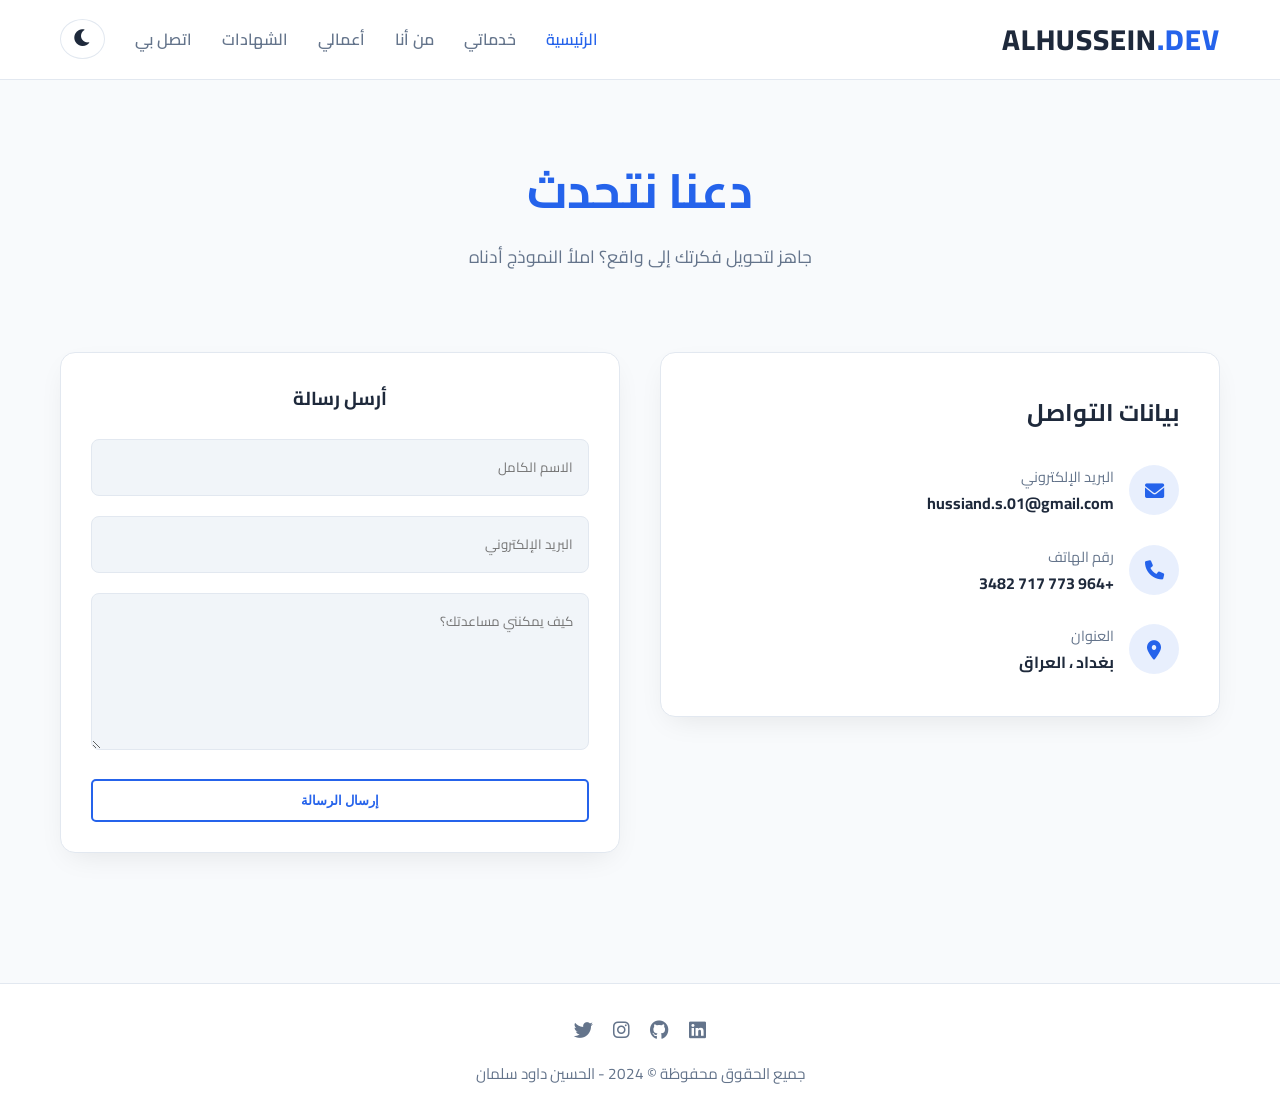
<file: contact.html>
<!DOCTYPE html>
<html lang="ar" dir="rtl">
<head>
    <meta charset="UTF-8">
    <meta name="viewport" content="width=device-width, initial-scale=1.0">
    <title>تواصل معي | الحسين داود سلمان</title>
    <link rel="stylesheet" href="css/style.css">
    <link href="https://fonts.googleapis.com/css2?family=Cairo:wght@300;400;700;900&display=swap" rel="stylesheet">
    <link rel="stylesheet" href="https://cdnjs.cloudflare.com/ajax/libs/font-awesome/6.0.0/css/all.min.css">
</head>
<body>

    <header>
    <div class="container">
        <nav>
            <a href="index.html" class="logo">AlHussein<span>.Dev</span></a>
            
            <button class="menu-toggle" id="menu-toggle">
                <i class="fas fa-bars"></i>
            </button>

            <div class="nav-links" id="nav-links">
                <a href="index.html" class="active">الرئيسية</a>
                <a href="services.html">خدماتي</a>
                <a href="about.html">من أنا</a>
                <a href="portfolio.html">أعمالي</a>
                <a href="certificates.html">الشهادات</a>
                <a href="contact.html">اتصل بي</a>
                
                <button id="theme-toggle" class="theme-toggle"><i class="fas fa-moon"></i></button>
            </div>
        </nav>
    </div>
</header>

    <section class="page-header">
        <div class="container">
            <h1 class="hidden">دعنا نتحدث</h1>
            <p class="hidden">جاهز لتحويل فكرتك إلى واقع؟ املأ النموذج أدناه</p>
        </div>
    </section>

    <section style="padding-bottom: 100px;">
        <div class="container">
            <div style="display: grid; grid-template-columns: repeat(auto-fit, minmax(350px, 1fr)); gap: 40px; align-items: start;">
                
                <div class="about-card hidden" style="padding: 40px;">
                    <h3 class="about-title" style="margin-bottom: 30px;">بيانات التواصل</h3>
                    
                    <div style="margin-bottom: 25px; display: flex; align-items: center; gap: 15px;">
                        <div style="width: 50px; height: 50px; background: rgba(37, 99, 235, 0.1); border-radius: 50%; display: flex; align-items: center; justify-content: center; color: var(--primary); font-size: 1.2rem;">
                            <i class="fas fa-envelope"></i>
                        </div>
                        <div>
                            <span style="color: var(--text-muted); font-size: 0.9rem;">البريد الإلكتروني</span>
                            <h4 style="color: var(--text-main);">hussiand.s.01@gmail.com</h4>
                        </div>
                    </div>

                    <div style="margin-bottom: 25px; display: flex; align-items: center; gap: 15px;">
                        <div style="width: 50px; height: 50px; background: rgba(37, 99, 235, 0.1); border-radius: 50%; display: flex; align-items: center; justify-content: center; color: var(--primary); font-size: 1.2rem;">
                            <i class="fas fa-phone"></i>
                        </div>
                        <div>
                            <span style="color: var(--text-muted); font-size: 0.9rem;">رقم الهاتف</span>
                            <h4 style="color: var(--text-main);"> +964 773 717 3482 </h4>
                        </div>
                    </div>

                    <div style="display: flex; align-items: center; gap: 15px;">
                        <div style="width: 50px; height: 50px; background: rgba(37, 99, 235, 0.1); border-radius: 50%; display: flex; align-items: center; justify-content: center; color: var(--primary); font-size: 1.2rem;">
                            <i class="fas fa-map-marker-alt"></i>
                        </div>
                        <div>
                            <span style="color: var(--text-muted); font-size: 0.9rem;">العنوان</span>
                            <h4 style="color: var(--text-main);">بغداد ، العراق</h4>
                        </div>
                    </div>
                </div>

               <div class="about-card hidden">
    <h3 style="margin-bottom: 25px; text-align: center; color: var(--text-main);">أرسل رسالة</h3>
    
    <form id="contact-form"> 
        <div class="form-group">
            <input type="text" name="full_name" class="form-input" placeholder="الاسم الكامل" required>
        </div>
        <div class="form-group">
            <input type="email" name="client_email" class="form-input" placeholder="البريد الإلكتروني" required>
        </div>
        <div class="form-group">
            <textarea rows="5" name="message_details" class="form-input" placeholder="كيف يمكنني مساعدتك؟" required></textarea>
        </div>
        <button type="submit" class="btn-neon" style="width: 100%;">إرسال الرسالة</button>
    </form>
</div>

            </div>
        </div>
    </section>

    <footer>
        <div class="container">
            <div class="social-icons">
                <a href="#"><i class="fab fa-linkedin"></i></a>
                <a href="#"><i class="fab fa-github"></i></a>
                <a href="https://www.instagram.com/hussian_art/"><i class="fa-brands fa-instagram"></i></a>
                <a href="#"><i class="fab fa-twitter"></i></a>
            </div>
            
            <p>جميع الحقوق محفوظة © 2024 - الحسين داود سلمان</p>
        </div>
    </footer>
    
    <script src="js/main.js"></script>
</body>
</html>
</file>
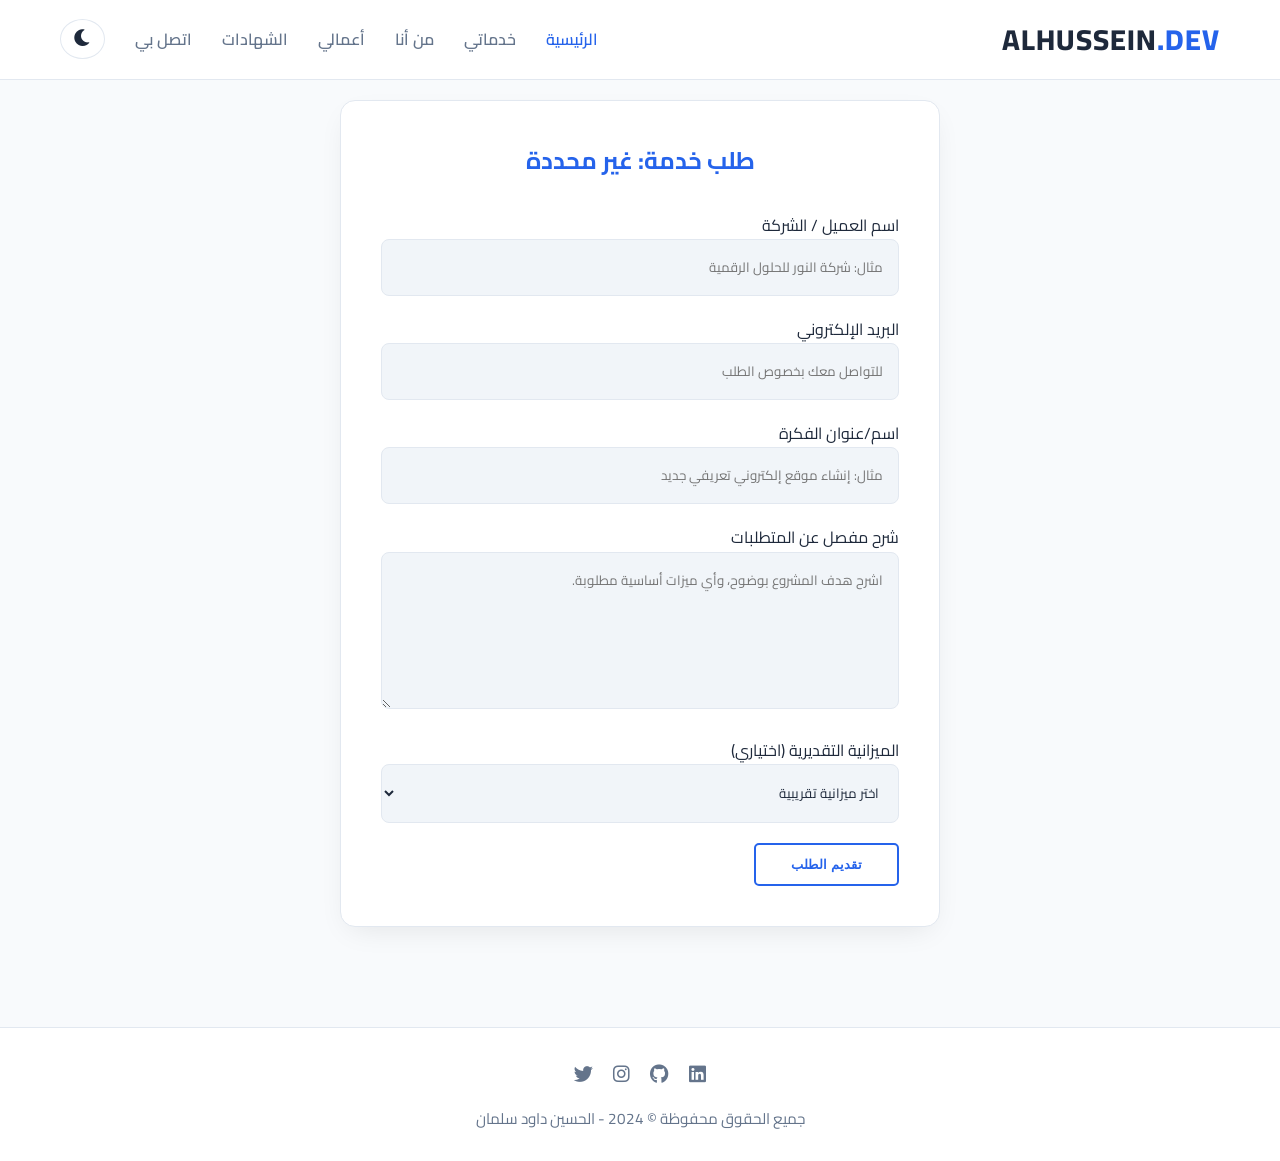
<file: order.html>
<!DOCTYPE html>
<html lang="ar" dir="rtl">
<head>
    <meta charset="UTF-8">
    <meta name="viewport" content="width=device-width, initial-scale=1.0">
    <title>تقديم طلب خدمة | الحسين داود سلمان</title>
    <link rel="stylesheet" href="css/style.css">
    <link href="https://fonts.googleapis.com/css2?family=Cairo:wght@300;400;700;900&display=swap" rel="stylesheet">
    <link rel="stylesheet" href="https://cdnjs.cloudflare.com/ajax/libs/font-awesome/6.0.0/css/all.min.css">
    <style>
        /* تنسيق خاص لتوسيط النموذج والرسائل */
        .form-section {
            /* إزالة الـ display: flex من هنا ونقله إلى الـ container في الأسفل */
            min-height: 70vh;
            padding-top: 100px;
        }

        .form-section .container {
            /* تطبيق flexbox على مستوى الكونتينر لتوسيط النموذج داخله */
            display: flex;
            justify-content: center; /* توسيط أفقي */
            align-items: center; /* توسيط رأسي */
            min-height: inherit; /* ورث الحد الأدنى للارتفاع من الأب */
            width: 100%;
        }

        .form-wrapper {
            background: var(--card-bg);
            border: 1px solid var(--border-color);
            border-radius: 15px;
            padding: 40px;
            box-shadow: var(--shadow);
            max-width: 600px; /* العرض الأقصى للنموذج */
            width: 100%;
            transition: all 0.5s ease;
        }
        .success-message {
            text-align: center;
            padding: 50px 20px;
            background: var(--card-bg);
            border-radius: 15px;
            box-shadow: var(--shadow);
        }
        .success-message i {
            font-size: 3rem;
            color: var(--primary);
            margin-bottom: 20px;
        }
        .success-message h2 {
            color: var(--text-main);
            margin-bottom: 15px;
        }
    </style>
</head>
<body>

    <header>
    <div class="container">
        <nav>
            <a href="index.html" class="logo">AlHussein<span>.Dev</span></a>
            
            <button class="menu-toggle" id="menu-toggle">
                <i class="fas fa-bars"></i>
            </button>

            <div class="nav-links" id="nav-links">
                <a href="index.html" class="active">الرئيسية</a>
                <a href="services.html">خدماتي</a>
                <a href="about.html">من أنا</a>
                <a href="portfolio.html">أعمالي</a>
                <a href="certificates.html">الشهادات</a>
                <a href="contact.html">اتصل بي</a>
                
                <button id="theme-toggle" class="theme-toggle"><i class="fas fa-moon"></i></button>
            </div>
        </nav>
    </div>
</header>

    <section class="section-padding form-section">
        <div class="container">
            <div id="successBox" class="success-message" style="display:none;">
                <i class="fas fa-check-circle"></i>
                <h2>تم تقديم طلبك بنجاح!</h2>
                <p style="color: var(--text-muted);">تم استلام طلبك وسنقوم بمراجعته والرد عليك في أقرب وقت ممكن.</p>
                <a href="index.html" class="btn-neon" style="margin-top: 30px;">العودة للرئيسية</a>
            </div>

            <div id="formBox" class="form-wrapper hidden show">
                <h2 style="text-align: center; margin-bottom: 30px; color: var(--primary);">طلب خدمة: <span id="planName"></span></h2>
                
                <form action="/submit-order" method="POST">
    
    <input type="hidden" name="service_type" value="باقة الأعمال">

    <div class="form-group">
        <label for="name">اسم العميل / الشركة</label>
        <input type="text" id="name" name="client_name" class="form-input" placeholder="مثال: شركة النور للحلول الرقمية" required>
    </div>

    <div class="form-group">
        <label for="email">البريد الإلكتروني</label>
        <input type="email" id="email" name="client_email" class="form-input" placeholder="للتواصل معك بخصوص الطلب" required>
    </div>
    
    <div class="form-group">
        <label for="idea_title">اسم/عنوان الفكرة</label>
        <input type="text" id="idea_title" name="idea_title" class="form-input" placeholder="مثال: إنشاء موقع إلكتروني تعريفي جديد">
    </div>

    <div class="form-group">
        <label for="details">شرح مفصل عن المتطلبات</label>
        <textarea id="details" name="details" class="form-input" rows="5" placeholder="اشرح هدف المشروع بوضوح، وأي ميزات أساسية مطلوبة." required></textarea>
    </div>

    <div class="form-group">
        <label for="budget">الميزانية التقديرية (اختياري)</label>
        <select id="budget" name="budget" class="form-input">
            <option value="">اختر ميزانية تقريبية</option>
            <option value="$100 - $500">$100 - $500</option>
            <option value="$500 - $1000">$500 - $1000</option>
            <option value="+$1000">+$1000</option>
        </select>
    </div>

    <button type="submit" class="btn-neon">تقديم الطلب</button>
</form>
            </div>
        </div>
    </section>

    <footer>
        <div class="container">
            <div class="social-icons">
                <a href="#"><i class="fab fa-linkedin"></i></a>
                <a href="#"><i class="fab fa-github"></i></a>
                <a href="#"><i class="fab fa-instagram"></i></a>
                <a href="#"><i class="fab fa-twitter"></i></a>
            </div>
            
            <p>جميع الحقوق محفوظة © 2024 - الحسين داود سلمان</p>
        </div>
    </footer>

    <script src="js/main.js"></script>
    <script>
        document.addEventListener('DOMContentLoaded', () => {
            const urlParams = new URLSearchParams(window.location.search);
            const plan = urlParams.get('plan');
            const planNameElement = document.getElementById('planName');
            const orderForm = document.getElementById('orderForm');
            const formBox = document.getElementById('formBox');
            const successBox = document.getElementById('successBox');

            let displayedPlan = "غير محددة";
            if (plan === 'Basic') {
                displayedPlan = "الباقة الأساسية";
            } else if (plan === 'Business') {
                displayedPlan = "باقة الأعمال";
            } else if (plan === 'Enterprise') {
                displayedPlan = "باقة الشركات";
            }
            planNameElement.textContent = displayedPlan;

            orderForm.addEventListener('submit', function(event) {
                event.preventDefault(); 
                
                // === ملاحظة: هنا يجب أن يتم الإرسال الفعلي لبيانات النموذج إلى سيرفر ===
                
                // محاكاة لنجاح الإرسال:
                formBox.style.display = 'none';
                successBox.style.display = 'block';
            });
        });
    </script>
</body>
</html>
</file>
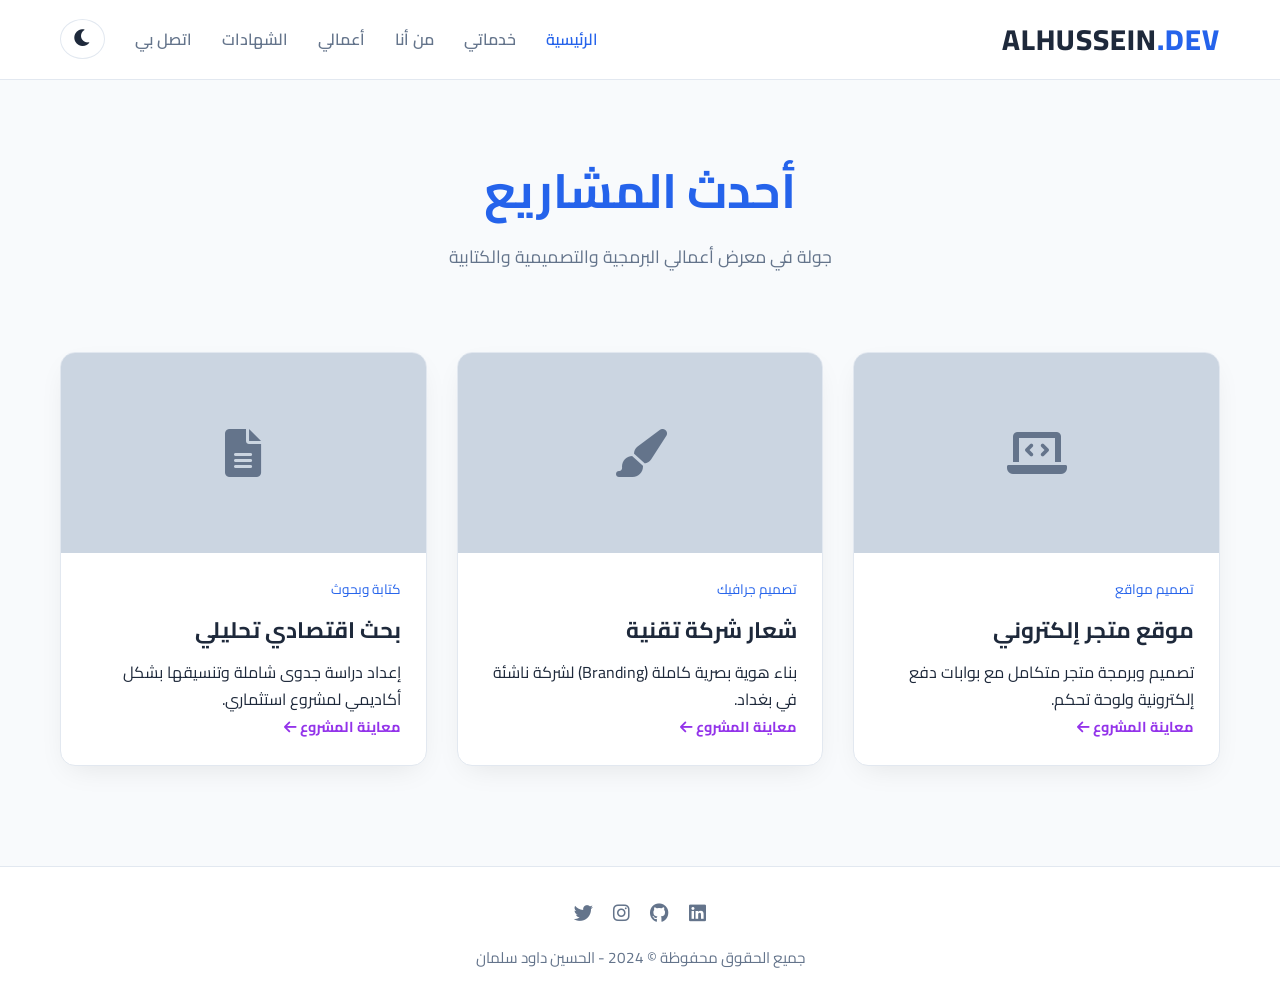
<file: portfolio.html>
<!DOCTYPE html>
<html lang="ar" dir="rtl">
<head>
    <meta charset="UTF-8">
    <meta name="viewport" content="width=device-width, initial-scale=1.0">
    <title>أعمالي | الحسين داود سلمان</title>
    <link rel="stylesheet" href="css/style.css">
    <link href="https://fonts.googleapis.com/css2?family=Cairo:wght@300;400;700;900&display=swap" rel="stylesheet">
    <link rel="stylesheet" href="https://cdnjs.cloudflare.com/ajax/libs/font-awesome/6.0.0/css/all.min.css">
</head>
<body>

    <header>
    <div class="container">
        <nav>
            <a href="index.html" class="logo">AlHussein<span>.Dev</span></a>
            
            <button class="menu-toggle" id="menu-toggle">
                <i class="fas fa-bars"></i>
            </button>

            <div class="nav-links" id="nav-links">
                <a href="index.html" class="active">الرئيسية</a>
                <a href="services.html">خدماتي</a>
                <a href="about.html">من أنا</a>
                <a href="portfolio.html">أعمالي</a>
                <a href="certificates.html">الشهادات</a>
                <a href="contact.html">اتصل بي</a>
                
                <button id="theme-toggle" class="theme-toggle"><i class="fas fa-moon"></i></button>
            </div>
        </nav>
    </div>
</header>

    <section class="page-header">
        <div class="container">
            <h1 class="hidden">أحدث المشاريع</h1>
            <p class="hidden">جولة في معرض أعمالي البرمجية والتصميمية والكتابية</p>
        </div>
    </section>

    <section style="padding-bottom: 100px;">
        <div class="container">
            <div class="card-grid">
                
                <div class="project-card hidden">
                    <div class="project-placeholder">
                        <i class="fas fa-laptop-code"></i>
                    </div>
                    <div class="project-info">
                        <span class="project-cat">تصميم مواقع</span>
                        <h3 class="project-title">موقع متجر إلكتروني</h3>
                        <p class="project-desc">تصميم وبرمجة متجر متكامل مع بوابات دفع إلكترونية ولوحة تحكم.</p>
                        <a href="#" style="color: var(--secondary); font-size: 0.9rem; font-weight: bold;">معاينة المشروع <i class="fas fa-arrow-left"></i></a>
                    </div>
                </div>

                <div class="project-card hidden">
                    <div class="project-placeholder">
                        <i class="fas fa-paint-brush"></i>
                    </div>
                    <div class="project-info">
                        <span class="project-cat">تصميم جرافيك</span>
                        <h3 class="project-title">شعار شركة تقنية</h3>
                        <p class="project-desc">بناء هوية بصرية كاملة (Branding) لشركة ناشئة في بغداد.</p>
                        <a href="#" style="color: var(--secondary); font-size: 0.9rem; font-weight: bold;">معاينة المشروع <i class="fas fa-arrow-left"></i></a>
                    </div>
                </div>

                <div class="project-card hidden">
                    <div class="project-placeholder">
                        <i class="fas fa-file-alt"></i>
                    </div>
                    <div class="project-info">
                        <span class="project-cat">كتابة وبحوث</span>
                        <h3 class="project-title">بحث اقتصادي تحليلي</h3>
                        <p class="project-desc">إعداد دراسة جدوى شاملة وتنسيقها بشكل أكاديمي لمشروع استثماري.</p>
                        <a href="#" style="color: var(--secondary); font-size: 0.9rem; font-weight: bold;">معاينة المشروع <i class="fas fa-arrow-left"></i></a>
                    </div>
                </div>

            </div>
        </div>
    </section>

    <footer>
        <div class="container">
            <div class="social-icons">
                <a href="#"><i class="fab fa-linkedin"></i></a>
                <a href="#"><i class="fab fa-github"></i></a>
                <a href="https://www.instagram.com/hussian_art/"><i class="fa-brands fa-instagram"></i></a>
                <a href="#"><i class="fab fa-twitter"></i></a>
            </div>
            
            <p>جميع الحقوق محفوظة © 2024 - الحسين داود سلمان</p>
        </div>
    </footer>

    <script src="js/main.js"></script>
</body>
</html>
</file>
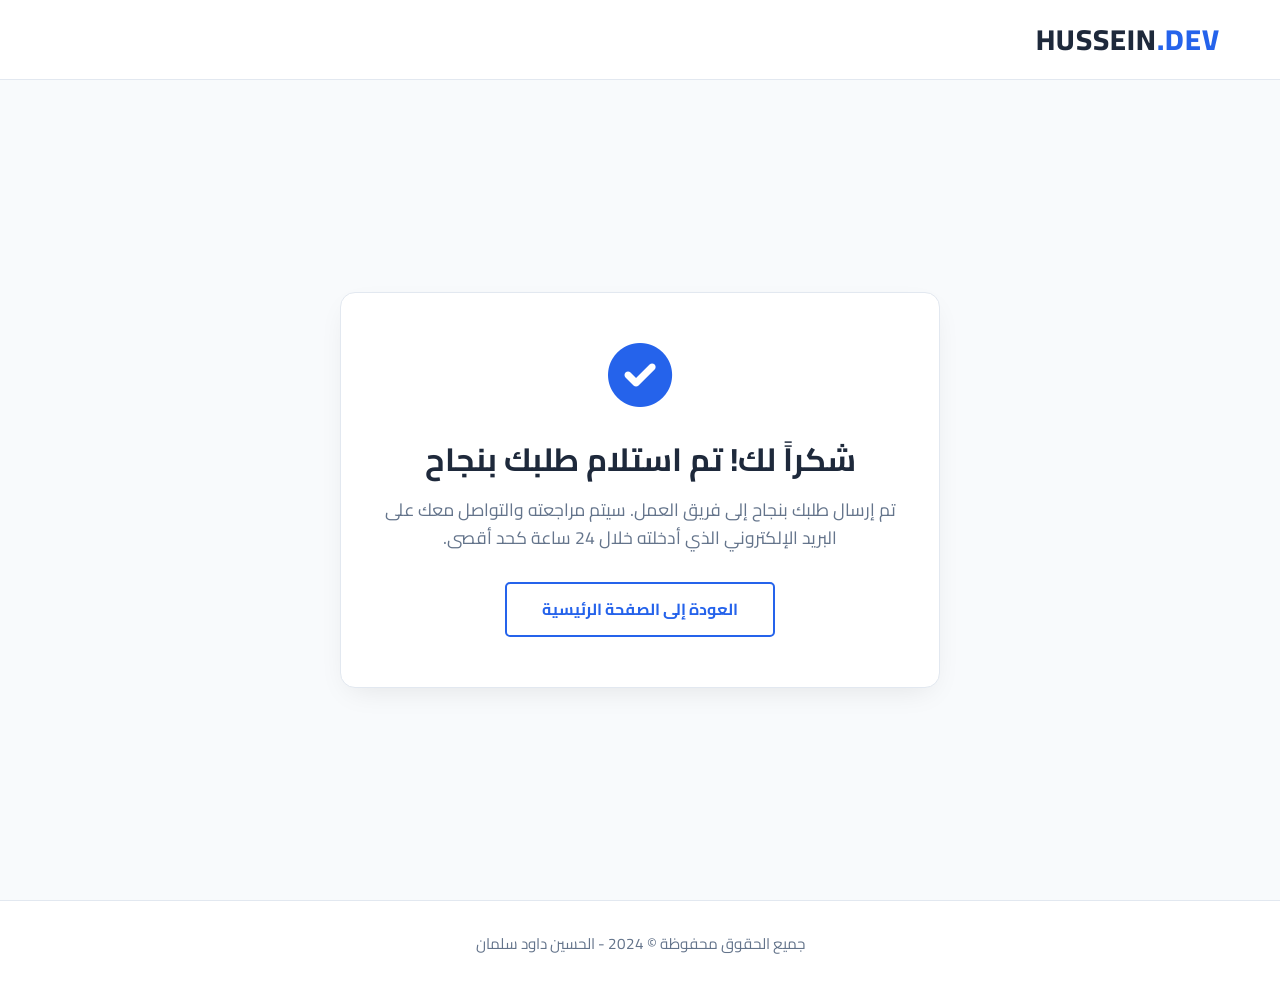
<file: success.html>
<!DOCTYPE html>
<html lang="ar" dir="rtl">
<head>
    <meta charset="UTF-8">
    <meta name="viewport" content="width=device-width, initial-scale=1.0">
    <title>تم إرسال الطلب بنجاح | الحسين داود سلمان</title>
    <link rel="stylesheet" href="css/style.css">
    <link rel="stylesheet" href="https://cdnjs.cloudflare.com/ajax/libs/font-awesome/6.0.0-beta3/css/all.min.css">
    <link href="https://fonts.googleapis.com/css2?family=Cairo:wght@400;700;800&display=swap" rel="stylesheet">

    <style>
        .success-section {
            /* نفس تنسيق form-section لضمان التوسيط */
            min-height: 100vh;
            display: flex;
            align-items: center;
            justify-content: center;
            padding-top: 80px; 
            text-align: center;
        }

        .success-wrapper {
            background: var(--card-bg);
            border: 1px solid var(--border-color);
            border-radius: 15px;
            padding: 50px 30px;
            box-shadow: var(--shadow);
            max-width: 600px;
            width: 100%;
            transition: all 0.5s ease;
        }

        .success-icon {
            font-size: 4rem;
            color: var(--primary);
            margin-bottom: 25px;
            display: block;
            animation: bounce 0.8s ease-out;
        }

        .success-wrapper h2 {
            font-size: 2rem;
            color: var(--text-main);
            margin-bottom: 10px;
        }

        .success-wrapper p {
            color: var(--text-muted);
            font-size: 1.1rem;
            margin-bottom: 30px;
            line-height: 1.6;
        }
        
        /* Animation for the success icon */
        @keyframes bounce {
            0% { transform: scale(0.5); opacity: 0; }
            70% { transform: scale(1.1); opacity: 1; }
            100% { transform: scale(1); }
        }

        /* Responsive adjustments for success page */
        @media (max-width: 600px) {
            .success-wrapper {
                margin: 0 10px;
                padding: 30px 20px;
            }
            .success-wrapper h2 {
                font-size: 1.6rem;
            }
            .success-wrapper p {
                font-size: 1rem;
            }
        }

    </style>
</head>
<body>
    <header>
        <div class="container">
            <nav>
                <div class="logo">HUSSEIN<span>.DEV</span></div>
                </nav>
        </div>
    </header>

    <section class="success-section">
        <div class="container">
            <div class="success-wrapper">
                <i class="fas fa-check-circle success-icon"></i>
                <h2>شكراً لك! تم استلام طلبك بنجاح</h2>
                <p>تم إرسال طلبك بنجاح إلى فريق العمل. سيتم مراجعته والتواصل معك على البريد الإلكتروني الذي أدخلته خلال 24 ساعة كحد أقصى.</p>
                <a href="index.html" class="btn-neon">العودة إلى الصفحة الرئيسية</a>
            </div>
        </div>
    </section>

    <footer>
        <div class="container">
            <p>جميع الحقوق محفوظة &copy; 2024 - الحسين داود سلمان</p>
            </div>
    </footer>
</body>
</html>
</file>
<file: css/style.css>
/* =========================================
    1. Global Variables & Theme Setup
========================================= */
:root {
    /* --- الوضع الفاتح (Light Mode) --- */
    --bg-color: #f8fafc;
    --card-bg: #ffffff;
    --primary: #2563eb;
    --secondary: #9333ea;
    --text-main: #1e293b;
    --text-muted: #64748b;
    --border-color: #e2e8f0;
    --input-bg: #f1f5f9;
    --placeholder-img: #cbd5e1;
    
    --shadow: 0 10px 30px -10px rgba(0, 0, 0, 0.1);
    --nav-bg: rgba(255, 255, 255, 0.9);
    --font-main: 'Cairo', sans-serif;
}

/* --- الوضع الليلي (Dark Mode) --- */
[data-theme="dark"] {
    --bg-color: #0f172a;
    --card-bg: #1e293b;
    --primary: #38bdf8;
    --secondary: #a855f7;
    --text-main: #f1f5f9;
    --text-muted: #94a3b8;
    --border-color: #334155;
    --input-bg: #0f172a;
    --placeholder-img: #0f172a;

    --shadow: 0 10px 30px -10px rgba(0, 0, 0, 0.5);
    --nav-bg: rgba(15, 23, 42, 0.9);
}

/* --- Reset & Typography --- */
* {
    margin: 0; padding: 0; box-sizing: border-box;
    text-decoration: none; list-style: none;
}

body {
    font-family: var(--font-main);
    background-color: var(--bg-color);
    color: var(--text-main);
    direction: rtl;
    line-height: 1.7;
    transition: background-color 0.3s ease, color 0.3s ease;
    
    /* جعل الجسم مرناً لضمان بقاء الفوتر في الأسفل */
    display: flex;
    flex-direction: column;
    min-height: 100vh;
}

.container {
    max-width: 1200px; margin: 0 auto; padding: 0 20px;
}

/* --- Header & Navbar --- */
header {
    position: fixed; top: 0; left: 0; width: 100%; z-index: 1000;
    background: var(--nav-bg);
    backdrop-filter: blur(10px);
    border-bottom: 1px solid var(--border-color);
    padding: 15px 0;
    transition: background 0.3s ease, border-color 0.3s ease;
}

nav { display: flex; justify-content: space-between; align-items: center; }

.logo {
    font-size: 1.8rem; font-weight: 800; color: var(--text-main);
    text-transform: uppercase; letter-spacing: 1px;
}
.logo span { color: var(--primary); }

.nav-links { display: flex; align-items: center; gap: 30px; }
.nav-links a {
    color: var(--text-muted); font-weight: 600; transition: 0.3s; position: relative;
}
.nav-links a:hover, .nav-links a.active { color: var(--primary); }

.theme-toggle {
    background: transparent; border: 1px solid var(--border-color);
    color: var(--text-main); padding: 8px 12px; border-radius: 50%;
    cursor: pointer; font-size: 1.2rem; transition: all 0.3s ease;
}
.theme-toggle:hover { background: var(--primary); color: #fff; border-color: var(--primary); }

/* --- Common Components --- */
.page-header { padding: 150px 0 80px; text-align: center; }
.page-header h1 { font-size: 3rem; color: var(--primary); margin-bottom: 10px; }
.page-header p { color: var(--text-muted); max-width: 600px; margin: 0 auto; font-size: 1.1rem; }

.section-padding { padding: 100px 0; }

.btn-neon {
    padding: 12px 35px; background: transparent;
    border: 2px solid var(--primary); color: var(--primary);
    font-weight: bold; border-radius: 5px; cursor: pointer;
    transition: 0.4s; display: inline-block; text-align: center;
}
.btn-neon:hover {
    background: var(--primary); color: #fff;
    box-shadow: 0 0 15px var(--primary);
}

.hidden { opacity: 0; transform: translateY(20px); transition: all 0.8s ease; }
.show { opacity: 1; transform: translateY(0); }

/* --- HERO SECTION --- */
.hero {
    min-height: 100vh; display: flex; align-items: center; position: relative; padding-top: 80px;
}
.hero-container { display: flex; align-items: center; justify-content: space-between; gap: 50px; width: 100%; }
.hero-text h1 { font-size: 3.5rem; margin-bottom: 10px; line-height: 1.2; color: var(--text-main); }
.english-name { display: block; font-size: 1.8rem; color: var(--text-muted); font-weight: 400; margin-bottom: 20px; letter-spacing: 1px; }
.hero-image-box { flex: 1; display: flex; justify-content: center; align-items: center; position: relative; }

/* --- إصلاح وعرض الصورة بالكامل --- */
.profile-img {
    width: 350px; 
    height: 350px; 
    border-radius: 50%; 
    
    object-fit: contain; /* يضمن ظهور الصورة بالكامل داخل الدائرة */
    background-color: #050505; /* لون خلفية أسود يندمج مع خلفية صورتك */
    
    border: 8px solid var(--card-bg); 
    box-shadow: var(--shadow);
    transition: all 0.5s ease; 
    position: relative; 
    z-index: 2;
}

[data-theme="dark"] .profile-img {
    border-color: rgba(56, 189, 248, 0.3);
    box-shadow: 0 0 30px rgba(56, 189, 248, 0.4), 0 0 60px rgba(56, 189, 248, 0.2);
}
.hero-image-box::before {
    content: ''; position: absolute; width: 400px; height: 400px;
    background: var(--primary); opacity: 0.1; border-radius: 50%;
    z-index: 1; filter: blur(50px); animation: pulse 5s infinite alternate;
}
@keyframes pulse {
    0% { transform: scale(1); opacity: 0.1; }
    100% { transform: scale(1.2); opacity: 0.15; }
}

/* --- SERVICES & PRICING --- */
.service-card {
    background: var(--card-bg); padding: 40px 30px; border-radius: 15px;
    border: 1px solid var(--border-color); text-align: center; transition: 0.3s; box-shadow: var(--shadow);
}
.service-card:hover { transform: translateY(-10px); border-color: var(--primary); }
.service-icon { font-size: 3rem; color: var(--primary); margin-bottom: 20px; }
.service-card h3 { font-size: 1.5rem; margin-bottom: 15px; color: var(--text-main); }
.service-card p { color: var(--text-muted); }

.card-grid { display: grid; grid-template-columns: repeat(auto-fit, minmax(300px, 1fr)); gap: 30px; }

.pricing-table {
    background: var(--card-bg); padding: 40px; border-radius: 20px; text-align: center;
    border: 1px solid var(--border-color); position: relative; transition: 0.3s; box-shadow: var(--shadow);
}
.pricing-table:hover { transform: scale(1.03); border-color: var(--primary); }
.pricing-table.featured { border: 2px solid var(--primary); transform: scale(1.05); z-index: 2; }
.price { font-size: 2.5rem; font-weight: bold; color: var(--text-main); margin: 20px 0; }
.price span { font-size: 1rem; color: var(--text-muted); }
.features-list { padding: 0; margin-bottom: 30px; }
.features-list li { margin-bottom: 15px; color: var(--text-muted); text-align: right; }
.features-list li i { color: var(--primary); margin-left: 10px; }

/* --- OTHER COMPONENTS (Form/About) --- */
.form-group { margin-bottom: 20px; }
.form-input {
    width: 100%; padding: 15px; background: var(--input-bg); border: 1px solid var(--border-color);
    border-radius: 8px; color: var(--text-main); outline: none; font-family: inherit; transition: 0.3s;
}
.form-input:focus { border-color: var(--primary); box-shadow: 0 0 0 3px rgba(37, 99, 235, 0.1); }
textarea.form-input { resize: vertical; }

.about-grid { display: grid; grid-template-columns: 1.2fr 0.8fr; gap: 50px; align-items: start; }
.about-card {
    background: var(--card-bg); border: 1px solid var(--border-color); border-radius: 15px;
    padding: 30px; box-shadow: var(--shadow); margin-bottom: 30px;
}
.about-title { font-size: 1.5rem; color: var(--text-main); margin-bottom: 20px; display: flex; align-items: center; gap: 10px; }
.skill-item { margin-bottom: 20px; }
.skill-header { display: flex; justify-content: space-between; margin-bottom: 8px; }
.skill-bar-bg { width: 100%; height: 8px; background: var(--border-color); border-radius: 4px; overflow: hidden; }
.skill-bar-fill { height: 100%; background: var(--primary); border-radius: 4px; }
.timeline { border-right: 2px solid var(--border-color); padding-right: 30px; position: relative; }
.timeline-item { position: relative; margin-bottom: 40px; }
.timeline-dot {
    position: absolute; right: -37px; top: 5px; width: 12px; height: 12px;
    background: var(--primary); border: 3px solid var(--bg-color); border-radius: 50%;
}
.timeline-date {
    font-size: 0.85rem; color: var(--primary); font-weight: bold; background: rgba(37, 99, 235, 0.1);
    padding: 4px 10px; border-radius: 20px; display: inline-block; margin-bottom: 10px;
}
.project-card { background: var(--card-bg); border: 1px solid var(--border-color); border-radius: 15px; overflow: hidden; transition: 0.3s; box-shadow: var(--shadow); }
.project-placeholder { height: 200px; background-color: var(--placeholder-img); display: flex; justify-content: center; align-items: center; color: var(--text-muted); font-size: 3rem; }
.project-info { padding: 25px; }
.project-cat { font-size: 0.85rem; color: var(--primary); margin-bottom: 10px; display: block; }
.project-title { font-size: 1.4rem; color: var(--text-main); margin-bottom: 10px; }

/* =========================================
    7. Certificates Page Styling (التنسيق الجديد)
========================================= */

.certificate-card {
    /* دمج تنسيق البطاقة الأساسي */
    background: var(--card-bg); 
    padding: 30px; 
    border-radius: 15px;
    border: 1px solid var(--border-color); 
    text-align: center; 
    transition: all 0.4s ease; 
    box-shadow: var(--shadow);
    
    /* جعل البطاقة مرنة لتنظيم العناصر */
    display: flex;
    flex-direction: column;
    align-items: center;
    justify-content: space-between;
    min-height: 350px; /* لضمان شكل موحد للبطاقات */
}

/* التفاعل عند المرور بالفأرة */
.certificate-card:hover { 
    transform: translateY(-8px); 
    border-color: var(--primary); 
    box-shadow: 0 15px 40px -10px rgba(0, 0, 0, 0.2);
}

/* تنسيق الأيقونة العلوية */
.cert-icon {
    font-size: 3.5rem;
    color: var(--primary);
    margin-bottom: 25px;
    /* تأثير بسيط على الأيقونة */
    transition: transform 0.3s ease;
}

.certificate-card:hover .cert-icon {
    transform: rotateY(360deg);
}

/* معلومات الشهادة */
.cert-info {
    flex-grow: 1; /* للسماح لها بأخذ المساحة المتاحة */
    width: 100%;
    margin-bottom: 20px;
}

.cert-issuer {
    display: block;
    font-size: 0.9rem;
    color: var(--text-muted);
    font-weight: 600;
    margin-bottom: 5px;
}

.cert-title {
    font-size: 1.6rem;
    color: var(--text-main);
    margin: 10px 0;
    font-weight: 700;
}

.cert-date {
    font-size: 0.95rem;
    color: var(--text-muted);
}

/* تنسيق زر عرض الشهادة (Small Button) */
.btn-neon.small-btn {
    padding: 10px 20px;
    font-size: 0.95rem;
}
.btn-neon.small-btn i {
    margin-left: 8px;
}

/* --- تنسيق الـ Modal (نافذة العرض الكبيرة) --- */
.modal-overlay {
    display: none; 
    position: fixed;
    z-index: 2000;
    left: 0;
    top: 0;
    width: 100%;
    height: 100%;
    overflow: auto;
    background-color: rgba(0, 0, 0, 0.9);
    justify-content: center;
    align-items: center;
    opacity: 0;
    transition: opacity 0.3s ease;
}

.modal-overlay.open {
    display: flex; 
    opacity: 1;
}

.modal-content {
    position: relative;
    margin: auto;
    width: 90%;
    max-width: 1000px;
    transform: scale(0.95);
    transition: transform 0.3s ease;
}

.modal-overlay.open .modal-content {
    transform: scale(1);
}

.modal-content img {
    display: block;
    width: 100%;
    height: auto;
    border-radius: 10px;
    box-shadow: 0 0 40px rgba(0, 0, 0, 0.5);
}

.close-btn {
    position: absolute;
    top: 20px;
    right: 35px;
    color: #fff;
    font-size: 40px;
    font-weight: bold;
    transition: 0.3s;
    cursor: pointer;
    z-index: 2001;
    text-shadow: 0 0 10px rgba(0, 0, 0, 0.8);
}

.close-btn:hover,
.close-btn:focus {
    color: var(--primary);
    text-decoration: none;
    cursor: pointer;
}

[data-theme="dark"] .modal-content {
     box-shadow: 0 0 40px var(--primary);
}

@media (max-width: 768px) {
    .modal-content {
        width: 95%;
    }
    .close-btn {
        top: 10px;
        right: 15px;
        font-size: 30px;
    }
}


/* --- FOOTER --- */
footer {
    background-color: var(--card-bg);
    border-top: 1px solid var(--border-color);
    padding: 30px 0;
    margin-top: auto;
    text-align: center;
    width: 100%;
}

footer .container {
    display: flex;
    flex-direction: column;
    align-items: center;
    justify-content: center;
    gap: 15px;
}

footer p {
    color: var(--text-muted);
    font-size: 0.95rem;
    margin: 0;
}

footer .social-icons {
    display: flex;
    gap: 20px;
}

footer .social-icons a {
    color: var(--text-muted);
    font-size: 1.2rem;
    transition: 0.3s ease;
}

footer .social-icons a:hover {
    color: var(--primary);
    transform: translateY(-3px);
}


/* =========================================
    8. Responsive Adjustments (الاستجابة)
========================================= */

/* --- أيقونة قائمة التنقل (القائمة المتنقلة - Mobile Menu) --- */
.menu-toggle {
    display: none; /* إخفاء الزر افتراضياً على شاشات الكمبيوتر */
    background: transparent;
    border: none;
    color: var(--text-main);
    font-size: 1.5rem;
    cursor: pointer;
    transition: 0.3s;
    padding: 5px;
}
.menu-toggle:hover {
    color: var(--primary);
}

/* ---------------------------------------------------------------- */
/* الشاشات الكبيرة والمتوسطة (أقل من 1200px) - الأجهزة اللوحية الأفقية */
/* ---------------------------------------------------------------- */
@media (max-width: 1200px) {
    .container {
        padding: 0 30px;
    }
}

/* ---------------------------------------------------------------- */
/* الأجهزة اللوحية (Tablets) - أقل من 992px */
/* ---------------------------------------------------------------- */
@media (max-width: 992px) {
    /* --- التخطيطات العامة --- */
    .section-padding { padding: 60px 0; }
    .page-header { padding: 120px 0 60px; }
    .page-header h1 { font-size: 2.5rem; }
    
    /* --- قسم HERO --- */
    .hero { min-height: auto; padding: 100px 0 60px; }
    .hero-container { 
        flex-direction: column-reverse; 
        text-align: center; 
        justify-content: center; 
        gap: 40px;
    }
    .hero-text h1 { font-size: 2.5rem; }
    .english-name { font-size: 1.4rem; }
    .profile-img { width: 280px; height: 280px; }
    .hero-image-box::before { width: 330px; height: 330px; }

    /* --- تخطيط الشبكات (الخدمات والشهادات) --- */
    .card-grid { grid-template-columns: repeat(auto-fit, minmax(250px, 1fr)); } 
    
    /* --- قسم من أنا (About) --- */
    .about-grid { grid-template-columns: 1fr; } /* عمود واحد */
    /* تعديل التايم لاين ليتناسب مع العرض الأصغر */
    .timeline { border-right: none; padding-right: 0; }
    .timeline-item { border-right: 2px solid var(--border-color); padding-right: 20px; }
    .timeline-dot { right: auto; left: -10px; }

    /* --- تباعد الـ Navbar (تم إخفائها هنا) --- */
    .nav-links { 
        display: none; /* إخفاء القائمة هنا استعداداً للقائمة المتنقلة */
        position: absolute;
    }
    .menu-toggle { display: block; }
}

/* ---------------------------------------------------------------- */
/* الهواتف الذكية (Small Phones) - أقل من 576px */
/* ---------------------------------------------------------------- */
@media (max-width: 576px) {
    .logo { font-size: 1.6rem; }
    .container { padding: 0 15px; } 

    /* --- قسم HERO --- */
    .hero-text h1 { font-size: 2rem; }
    .english-name { font-size: 1.2rem; }
    .profile-img { width: 200px; height: 200px; }
    .hero-image-box::before { width: 250px; height: 250px; }

    .btn-neon { padding: 10px 20px; font-size: 0.9rem; }
    
    /* --- تنسيق الـ Mobile Menu الظاهر --- */
    .nav-links.open { 
        display: flex; 
        flex-direction: column; 
        position: absolute;
        top: 65px; /* أسفل الـ Header */
        right: 0;
        left: 0;
        background: var(--nav-bg);
        border-top: 1px solid var(--border-color);
        padding: 20px 0;
        box-shadow: 0 10px 20px rgba(0, 0, 0, 0.1);
    }
    .nav-links a { 
        padding: 10px 20px; 
        width: 100%;
        text-align: center;
        border-bottom: 1px solid var(--border-color);
    }
    .nav-links a:last-child { border-bottom: none; }
    
    /* تعديل زر تبديل الثيم ليكون داخل القائمة أو على اليمين */
    .theme-toggle {
        margin-right: auto; /* ليدفعه إلى أقصى اليسار في النافبار */
        margin-left: 10px;
    }
    
    /* ضمان توسيع النموذج على الهواتف */
    .form-wrapper { 
        padding: 20px; /* تقليل الحشو الداخلي */
        max-width: 100%;
        margin: 0;
    }
}
</file>
